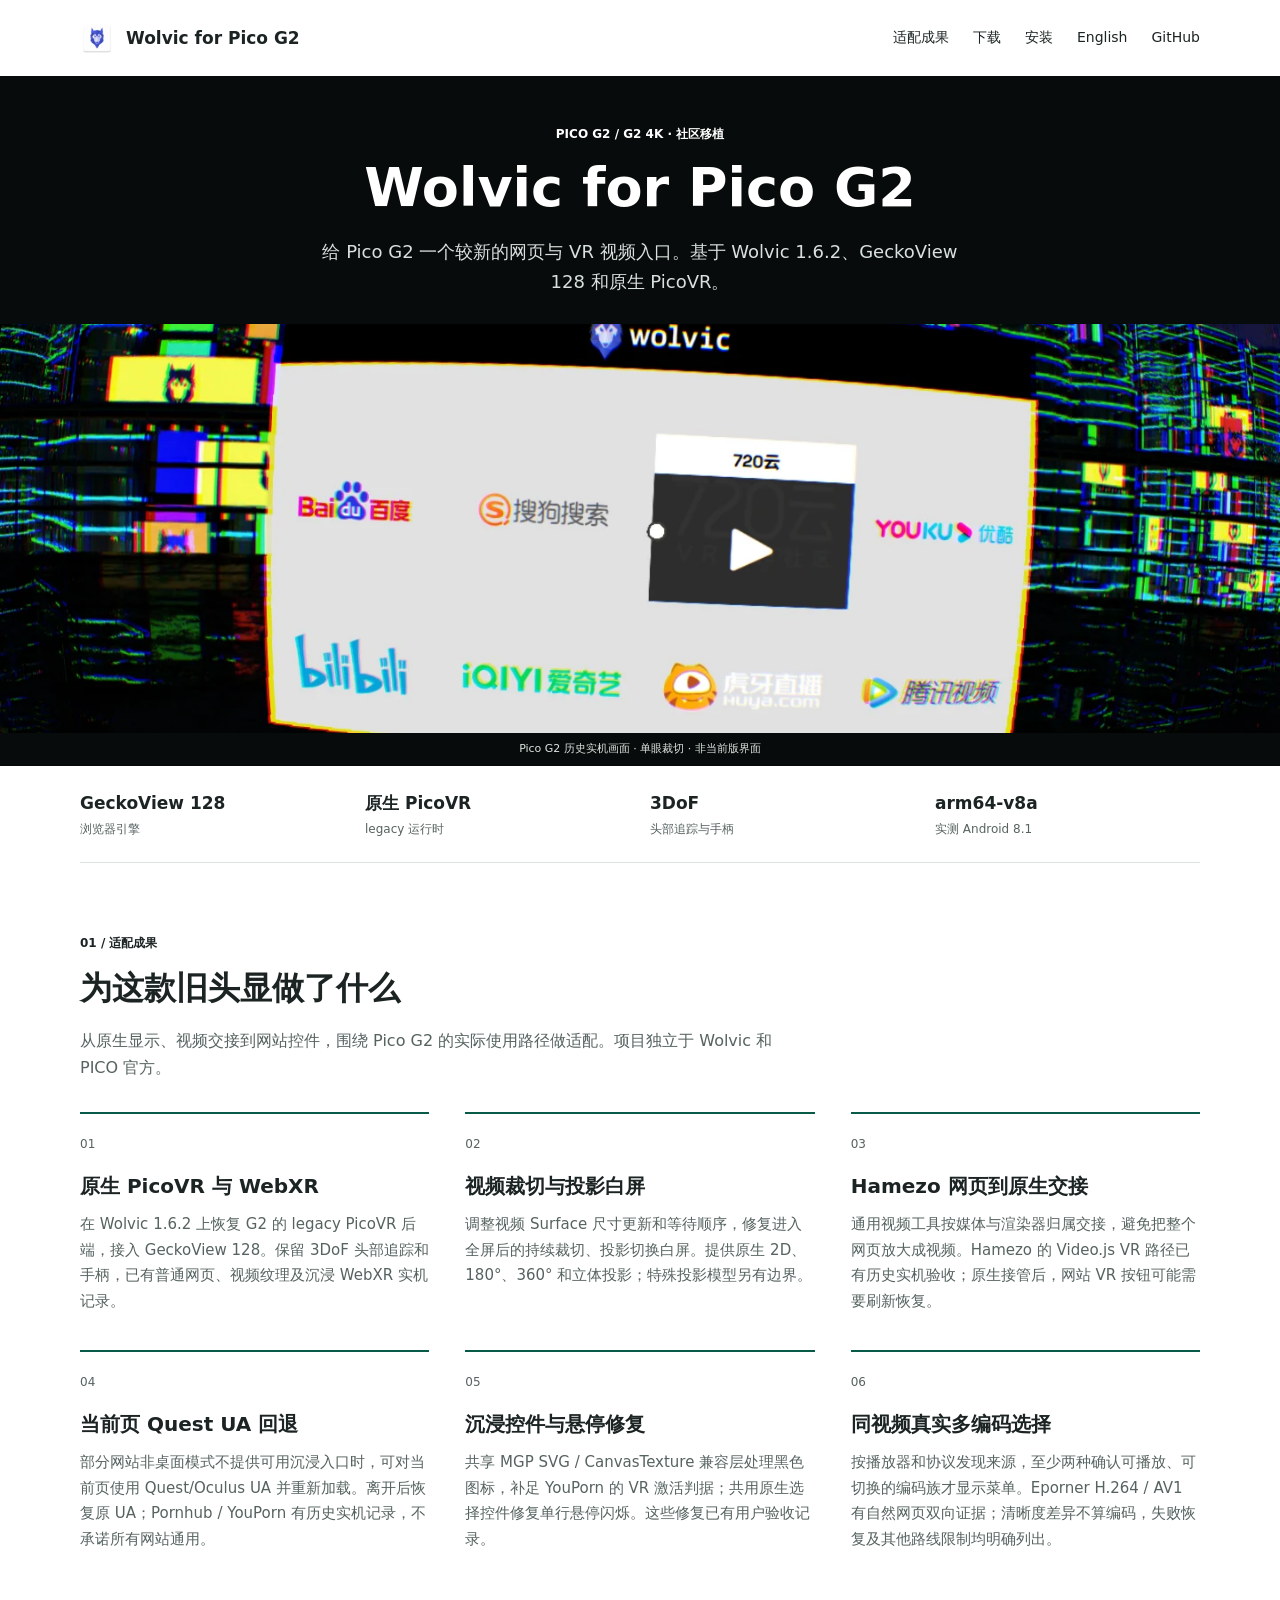
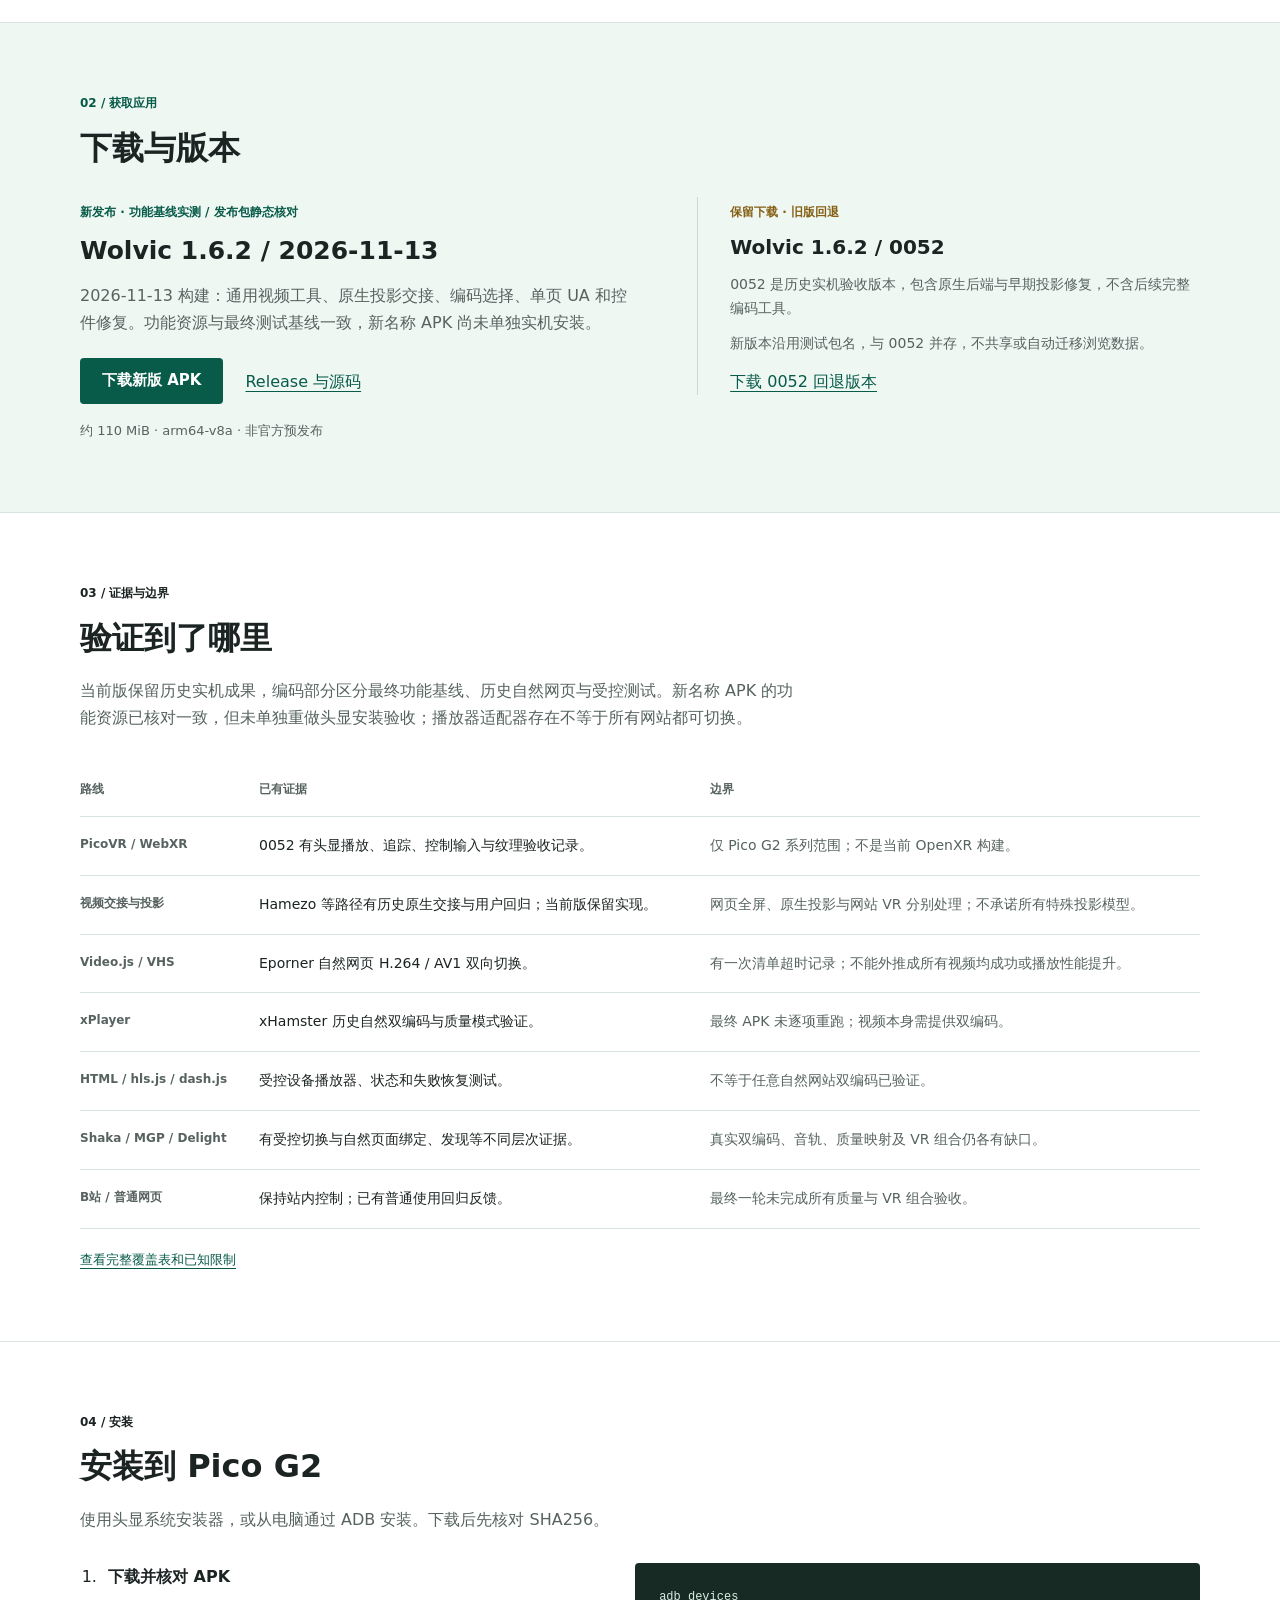
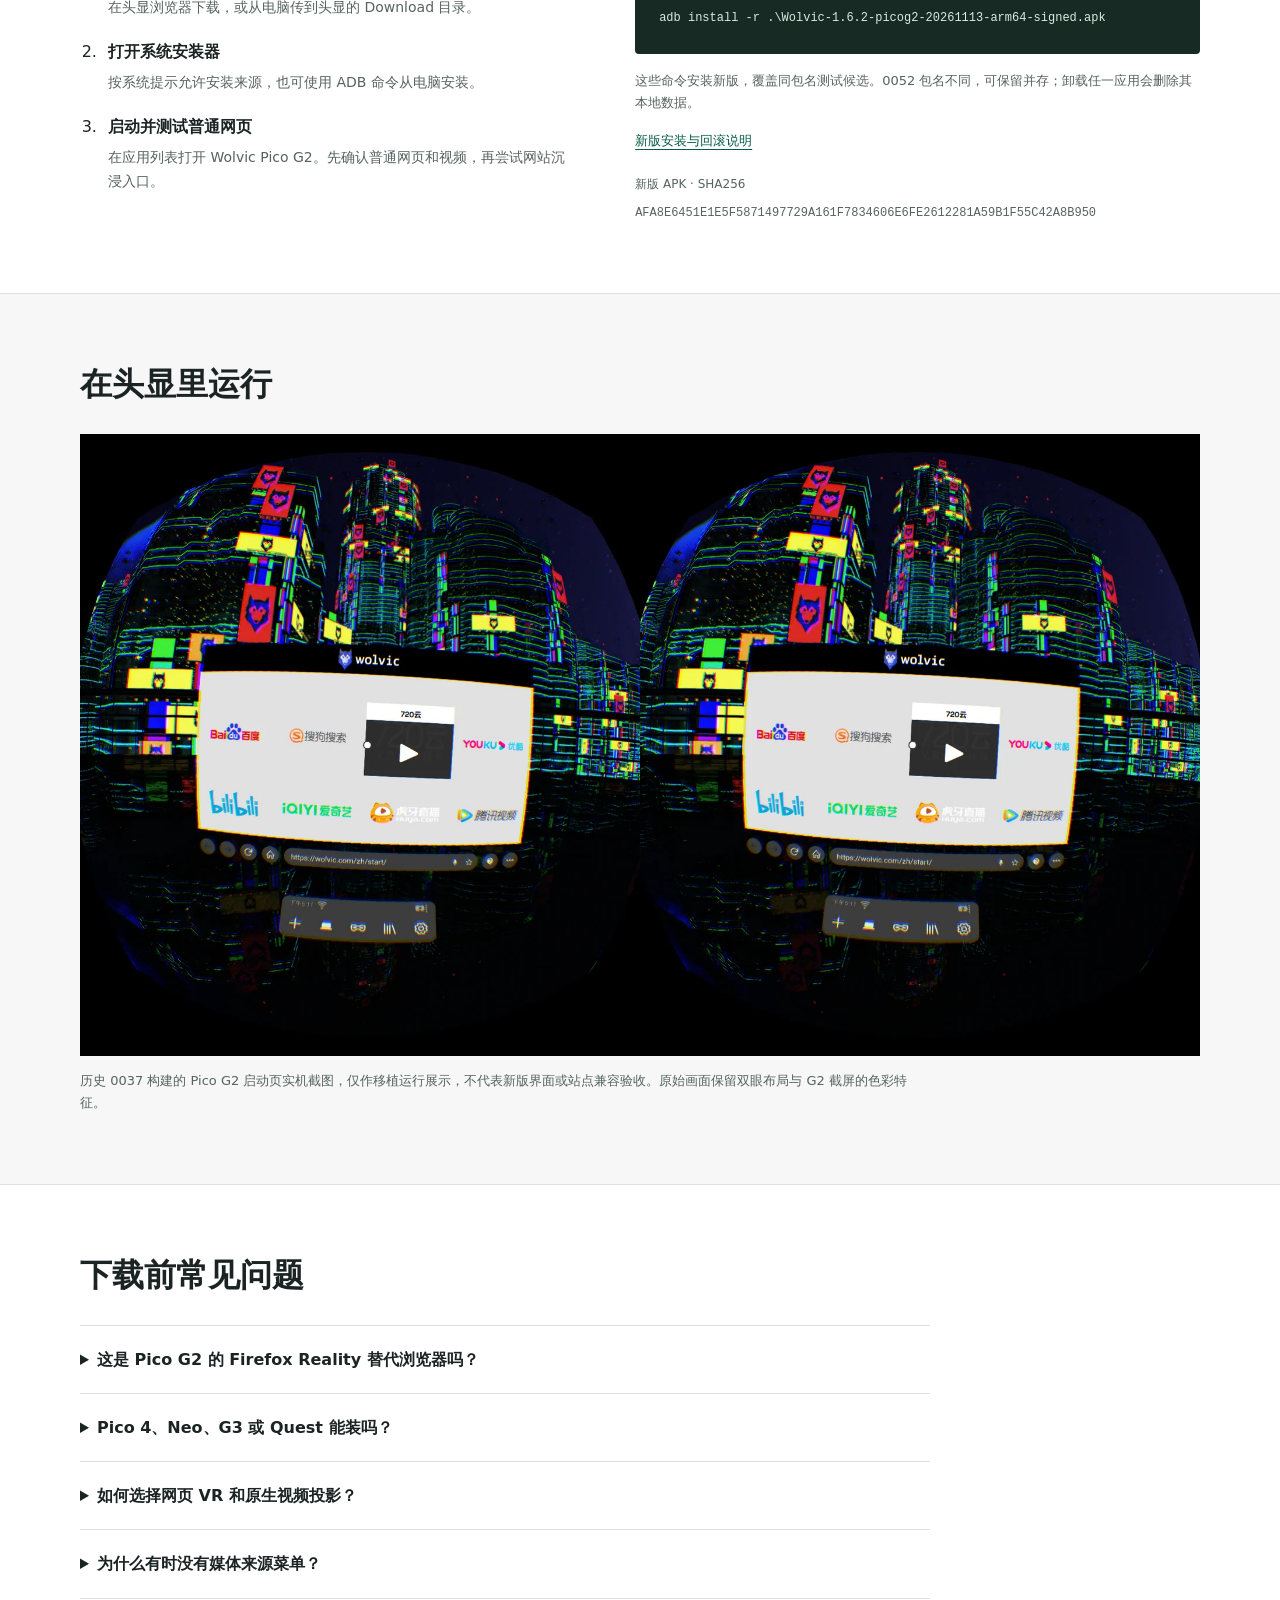
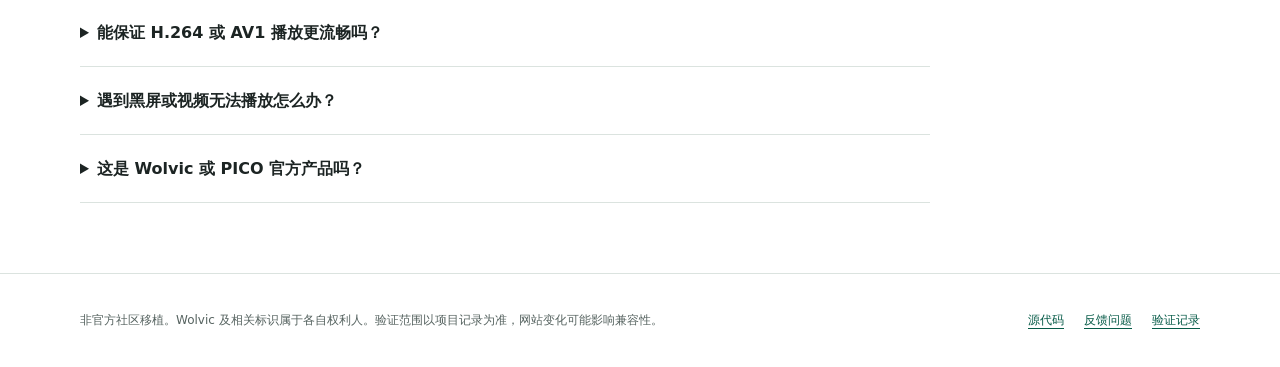
<file: site/index.html>
<!doctype html>
<html lang="zh-CN">
<head>
  <meta charset="utf-8">
  <meta name="viewport" content="width=device-width, initial-scale=1">
  <title>Pico G2 浏览器 Wolvic | G2 4K / Firefox Reality 替代方案</title>
  <meta name="description" content="Pico G2 / G2 4K 的非官方 Wolvic 浏览器，Firefox Reality 社区替代方案。GeckoView 128、原生 PicoVR、WebXR、视频投影交接与编码选择。下载 APK，查看适配成果、安装和验证范围。">
  <meta name="robots" content="index,follow,max-image-preview:large">
  <link rel="canonical" href="https://c-y-t-258.github.io/wolvic-pico-g2-port/">
  <link rel="sitemap" type="application/xml" href="https://c-y-t-258.github.io/wolvic-pico-g2-port/sitemap.xml">
  <link rel="alternate" hreflang="zh-CN" href="https://c-y-t-258.github.io/wolvic-pico-g2-port/">
  <link rel="alternate" hreflang="en" href="https://c-y-t-258.github.io/wolvic-pico-g2-port/en/">
  <link rel="alternate" hreflang="x-default" href="https://c-y-t-258.github.io/wolvic-pico-g2-port/">
  <meta property="og:type" content="website">
  <meta property="og:site_name" content="Wolvic for Pico G2">
  <meta property="og:title" content="Pico G2 浏览器 Wolvic | G2 4K / Firefox Reality 替代方案">
  <meta property="og:description" content="Pico G2 / G2 4K 的非官方 Wolvic 浏览器，Firefox Reality 社区替代方案。GeckoView 128、原生 PicoVR、WebXR、视频投影交接与编码选择。下载 APK，查看适配成果、安装和验证范围。">
  <meta property="og:url" content="https://c-y-t-258.github.io/wolvic-pico-g2-port/">
  <meta property="og:locale" content="zh_CN">
  <meta property="og:image" content="https://c-y-t-258.github.io/wolvic-pico-g2-port/assets/social-preview.png">
  <meta property="og:image:width" content="1200">
  <meta property="og:image:height" content="630">
  <meta property="og:image:alt" content="Wolvic for Pico G2 — GeckoView 128 / native PicoVR">
  <meta name="twitter:card" content="summary_large_image">
  <meta name="twitter:title" content="Pico G2 浏览器 Wolvic | G2 4K / Firefox Reality 替代方案">
  <meta name="twitter:description" content="Pico G2 / G2 4K 的非官方 Wolvic 浏览器，Firefox Reality 社区替代方案。GeckoView 128、原生 PicoVR、WebXR、视频投影交接与编码选择。下载 APK，查看适配成果、安装和验证范围。">
  <meta name="twitter:image" content="https://c-y-t-258.github.io/wolvic-pico-g2-port/assets/social-preview.png">
  <meta name="theme-color" content="#075b48">
  <link rel="icon" href="./assets/wolvic-icon.png" type="image/png">
  <link rel="stylesheet" href="./assets/style.css">
  <script type="application/ld+json">{"@context":"https://schema.org","@type":"SoftwareApplication","name":"Wolvic for Pico G2","alternateName":["Pico G2 Wolvic browser","Pico G2 浏览器"],"applicationCategory":"BrowserApplication","operatingSystem":"Android (Pico G2, arm64-v8a)","description":"Pico G2 / G2 4K 的非官方 Wolvic 浏览器，Firefox Reality 社区替代方案。GeckoView 128、原生 PicoVR、WebXR、视频投影交接与编码选择。下载 APK，查看适配成果、安装和验证范围。","url":"https://c-y-t-258.github.io/wolvic-pico-g2-port/","image":"https://c-y-t-258.github.io/wolvic-pico-g2-port/assets/wolvic-icon.png","inLanguage":"zh-CN","sameAs":"https://github.com/C-Y-T-258/wolvic-pico-g2-port","mainEntityOfPage":"https://c-y-t-258.github.io/wolvic-pico-g2-port/","softwareVersion":"1.6.2-picog2-20261113","downloadUrl":"https://github.com/C-Y-T-258/wolvic-pico-g2-port/releases/download/picog2-1.6.2-20261113/Wolvic-1.6.2-picog2-20261113-arm64-signed.apk","author":{"@type":"Person","name":"C-Y-T-258","url":"https://github.com/C-Y-T-258"},"offers":{"@type":"Offer","price":"0","priceCurrency":"USD"},"license":"https://github.com/C-Y-T-258/wolvic-pico-g2-port/blob/main/LICENSE","isBasedOn":"https://github.com/Igalia/wolvic"}</script>
</head>
<body>
  <a class="skip" href="#main">跳到正文</a>
  <header class="wrap topbar">
    <a class="identity" href="./index.html"><img src="./assets/wolvic-icon.png" alt="" width="34" height="34">Wolvic for Pico G2</a>
    <nav aria-label="主导航">
      <a href="#results">适配成果</a><a href="#download">下载</a><a href="#install">安装</a>
      <a href="./en/index.html" lang="en">English</a>
      <a href="https://github.com/C-Y-T-258/wolvic-pico-g2-port">GitHub</a>
    </nav>
  </header>
  <main id="main">
    <section class="hero" aria-labelledby="title">
      <img class="hero-image" src="./assets/headset-single-eye.webp" alt="历史 Wolvic 主页在 Pico G2 虚拟环境中运行的实机画面" width="1440" height="1040" fetchpriority="high">
      <div class="hero-copy"><span class="eyebrow">Pico G2 / G2 4K · 社区移植</span><h1 id="title">Wolvic for Pico G2</h1><p>给 Pico G2 一个较新的网页与 VR 视频入口。基于 Wolvic 1.6.2、GeckoView 128 和原生 PicoVR。</p></div>
      <p class="image-note">Pico G2 历史实机画面 · 单眼裁切 · 非当前版界面</p>
    </section>
    <div class="wrap specbar"><div><strong>GeckoView 128</strong><span>浏览器引擎</span></div><div><strong>原生 PicoVR</strong><span>legacy 运行时</span></div><div><strong>3DoF</strong><span>头部追踪与手柄</span></div><div><strong>arm64-v8a</strong><span>实测 Android 8.1</span></div></div>
    <section id="results" class="section"><div class="wrap">
      <span class="eyebrow">01 / 适配成果</span><h2>为这款旧头显做了什么</h2><p class="section-lead">从原生显示、视频交接到网站控件，围绕 Pico G2 的实际使用路径做适配。项目独立于 Wolvic 和 PICO 官方。</p>
      <div class="features"><article class="feature"><span class="number">01</span><h3>原生 PicoVR 与 WebXR</h3><p>在 Wolvic 1.6.2 上恢复 G2 的 legacy PicoVR 后端，接入 GeckoView 128。保留 3DoF 头部追踪和手柄，已有普通网页、视频纹理及沉浸 WebXR 实机记录。</p></article><article class="feature"><span class="number">02</span><h3>视频裁切与投影白屏</h3><p>调整视频 Surface 尺寸更新和等待顺序，修复进入全屏后的持续裁切、投影切换白屏。提供原生 2D、180°、360° 和立体投影；特殊投影模型另有边界。</p></article><article class="feature"><span class="number">03</span><h3>Hamezo 网页到原生交接</h3><p>通用视频工具按媒体与渲染器归属交接，避免把整个网页放大成视频。Hamezo 的 Video.js VR 路径已有历史实机验收；原生接管后，网站 VR 按钮可能需要刷新恢复。</p></article><article class="feature"><span class="number">04</span><h3>当前页 Quest UA 回退</h3><p>部分网站非桌面模式不提供可用沉浸入口时，可对当前页使用 Quest/Oculus UA 并重新加载。离开后恢复原 UA；Pornhub / YouPorn 有历史实机记录，不承诺所有网站通用。</p></article><article class="feature"><span class="number">05</span><h3>沉浸控件与悬停修复</h3><p>共享 MGP SVG / CanvasTexture 兼容层处理黑色图标，补足 YouPorn 的 VR 激活判据；共用原生选择控件修复单行悬停闪烁。这些修复已有用户验收记录。</p></article><article class="feature"><span class="number">06</span><h3>同视频真实多编码选择</h3><p>按播放器和协议发现来源，至少两种确认可播放、可切换的编码族才显示菜单。Eporner H.264 / AV1 有自然网页双向证据；清晰度差异不算编码，失败恢复及其他路线限制均明确列出。</p></article></div>
    </div></section>
    <section id="download" class="section download-band"><div class="wrap">
      <div class="section-title"><div><span class="eyebrow">02 / 获取应用</span><h2>下载与版本</h2></div></div>
      <div class="release-layout"><article>
        <span class="status">新发布 · 功能基线实测 / 发布包静态核对</span><h3 class="release-title">Wolvic 1.6.2 / 2026-11-13</h3><p class="release-copy">2026-11-13 构建：通用视频工具、原生投影交接、编码选择、单页 UA 和控件修复。功能资源与最终测试基线一致，新名称 APK 尚未单独实机安装。</p>
        <div class="actions"><a class="button" href="https://github.com/C-Y-T-258/wolvic-pico-g2-port/releases/download/picog2-1.6.2-20261113/Wolvic-1.6.2-picog2-20261113-arm64-signed.apk">下载新版 APK</a><a href="https://github.com/C-Y-T-258/wolvic-pico-g2-port/releases/tag/picog2-1.6.2-20261113">Release 与源码</a></div>
        <p class="meta">约 110 MiB · arm64-v8a · 非官方预发布</p>
      </article><article class="candidate"><span class="status pending">保留下载 · 旧版回退</span><h3>Wolvic 1.6.2 / 0052</h3><p>0052 是历史实机验收版本，包含原生后端与早期投影修复，不含后续完整编码工具。</p><p>新版本沿用测试包名，与 0052 并存，不共享或自动迁移浏览数据。</p><a href="https://github.com/C-Y-T-258/wolvic-pico-g2-port/releases/tag/picog2-1.6.2-0052">下载 0052 回退版本</a></article></div>
    </div></section>
    <section id="coverage" class="section"><div class="wrap">
      <span class="eyebrow">03 / 证据与边界</span><h2>验证到了哪里</h2><p class="section-lead">当前版保留历史实机成果，编码部分区分最终功能基线、历史自然网页与受控测试。新名称 APK 的功能资源已核对一致，但未单独重做头显安装验收；播放器适配器存在不等于所有网站都可切换。</p>
      <div class="table-scroll" role="region" aria-label="验证到了哪里" tabindex="0"><table><thead><tr><th scope="col">路线</th><th scope="col">已有证据</th><th scope="col">边界</th></tr></thead><tbody><tr><th scope="row">PicoVR / WebXR</th><td data-label="已有证据">0052 有头显播放、追踪、控制输入与纹理验收记录。</td><td data-label="边界">仅 Pico G2 系列范围；不是当前 OpenXR 构建。</td></tr><tr><th scope="row">视频交接与投影</th><td data-label="已有证据">Hamezo 等路径有历史原生交接与用户回归；当前版保留实现。</td><td data-label="边界">网页全屏、原生投影与网站 VR 分别处理；不承诺所有特殊投影模型。</td></tr><tr><th scope="row">Video.js / VHS</th><td data-label="已有证据">Eporner 自然网页 H.264 / AV1 双向切换。</td><td data-label="边界">有一次清单超时记录；不能外推成所有视频均成功或播放性能提升。</td></tr><tr><th scope="row">xPlayer</th><td data-label="已有证据">xHamster 历史自然双编码与质量模式验证。</td><td data-label="边界">最终 APK 未逐项重跑；视频本身需提供双编码。</td></tr><tr><th scope="row">HTML / hls.js / dash.js</th><td data-label="已有证据">受控设备播放器、状态和失败恢复测试。</td><td data-label="边界">不等于任意自然网站双编码已验证。</td></tr><tr><th scope="row">Shaka / MGP / Delight</th><td data-label="已有证据">有受控切换与自然页面绑定、发现等不同层次证据。</td><td data-label="边界">真实双编码、音轨、质量映射及 VR 组合仍各有缺口。</td></tr><tr><th scope="row">B站 / 普通网页</th><td data-label="已有证据">保持站内控制；已有普通使用回归反馈。</td><td data-label="边界">最终一轮未完成所有质量与 VR 组合验收。</td></tr></tbody></table></div>
      <p class="evidence-note"><a href="https://github.com/C-Y-T-258/wolvic-pico-g2-port/blob/main/docs/RELEASE_20261113.md">查看完整覆盖表和已知限制</a></p>
    </div></section>
    <section id="install" class="section"><div class="wrap">
      <span class="eyebrow">04 / 安装</span><h2>安装到 Pico G2</h2><p class="section-lead">使用头显系统安装器，或从电脑通过 ADB 安装。下载后先核对 SHA256。</p>
      <div class="install-grid"><ol class="steps"><li><strong>下载并核对 APK</strong><p>在头显浏览器下载，或从电脑传到头显的 Download 目录。</p></li><li><strong>打开系统安装器</strong><p>按系统提示允许安装来源，也可使用 ADB 命令从电脑安装。</p></li><li><strong>启动并测试普通网页</strong><p>在应用列表打开 Wolvic Pico G2。先确认普通网页和视频，再尝试网站沉浸入口。</p></li></ol>
      <div><pre class="terminal"><code>adb devices
adb install -r .\Wolvic-1.6.2-picog2-20261113-arm64-signed.apk</code></pre><p class="meta">这些命令安装新版，覆盖同包名测试候选。0052 包名不同，可保留并存；卸载任一应用会删除其本地数据。</p><p class="meta"><a href="https://github.com/C-Y-T-258/wolvic-pico-g2-port/blob/main/docs/INSTALL_ROLLBACK_20261113.md">新版安装与回滚说明</a></p>
      <div class="checksum">新版 APK · SHA256<code>AFA8E6451E1E5F5871497729A161F7834606E6FE2612281A59B1F55C42A8B950</code></div></div></div>
    </div></section>
    <section class="section gallery"><div class="wrap"><div class="section-title"><h2>在头显里运行</h2></div>
      <figure><a href="./assets/headset-stereo.webp"><img src="./assets/headset-stereo.webp" alt="Wolvic 0037 在 Pico G2 上运行的双眼实机截屏" width="1920" height="1067" loading="lazy"></a><figcaption>历史 0037 构建的 Pico G2 启动页实机截图，仅作移植运行展示，不代表新版界面或站点兼容验收。原始画面保留双眼布局与 G2 截屏的色彩特征。</figcaption></figure>
    </div></section>
    <section id="faq" class="section"><div class="wrap"><h2>下载前常见问题</h2><div class="faq" style="margin-top:28px"><details><summary>这是 Pico G2 的 Firefox Reality 替代浏览器吗？</summary><p>可以作为一个社区替代方案。它使用 Wolvic 1.6.2 与 GeckoView 128，为旧 Pico G2 提供较新的网页引擎，但不保证每个现代网站或流媒体服务兼容。</p></details><details><summary>Pico 4、Neo、G3 或 Quest 能装吗？</summary><p>这个移植针对 Pico G2 / G2 4K 系列。实际测试设备为 Android 8.1 的 G2，只有 arm64 构建。其他设备未验证，新头显应优先使用官方适配。</p></details><details><summary>如何选择网页 VR 和原生视频投影？</summary><p>先在普通网页启动视频。网站 VR 入口使用网页自己的沉浸播放器；浏览器扩展里的“VR 视频工具”用于原生投影或当前页 UA。网页全屏、网站 VR、原生投影分别处理，扩展在普通网页界面操作。原生接管部分渲染器后，网站 VR 按钮可能需要刷新恢复。</p></details><details><summary>为什么有时没有媒体来源菜单？</summary><p>来源选择要求同一视频至少两种真实、可播放编码得到确认。单编码、只有分辨率差异、身份不明或设备不支持时隐藏。旧版 0052 没有完整编码工具。</p></details><details><summary>能保证 H.264 或 AV1 播放更流畅吗？</summary><p>不能。网站、网络、分辨率、码率和设备解码能力都会影响体验。当前记录证明部分路径可以切换，不构成同规格流畅度对比。</p></details><details><summary>遇到黑屏或视频无法播放怎么办？</summary><p>先区分网络与解码问题，再测试普通视频。历史媒体资源异常曾通过完整重启头显恢复；这不是应用已永久修复资源问题的保证。</p></details><details><summary>这是 Wolvic 或 PICO 官方产品吗？</summary><p>不是。这是社区旧设备移植，采用 legacy PicoVR，而非当前 picoxr OpenXR 后端。源码沿用 MPL-2.0，第三方组件保留各自许可。</p></details></div></div></section>
  </main>
  <footer class="wrap footer"><p>非官方社区移植。Wolvic 及相关标识属于各自权利人。验证范围以项目记录为准，网站变化可能影响兼容性。</p><div class="footer-links"><a href="https://github.com/C-Y-T-258/wolvic-pico-g2-port">源代码</a><a href="https://github.com/C-Y-T-258/wolvic-pico-g2-port/issues">反馈问题</a><a href="https://github.com/C-Y-T-258/wolvic-pico-g2-port/blob/main/docs/VERIFICATION.md">验证记录</a></div></footer>
</body>
</html>
</file>
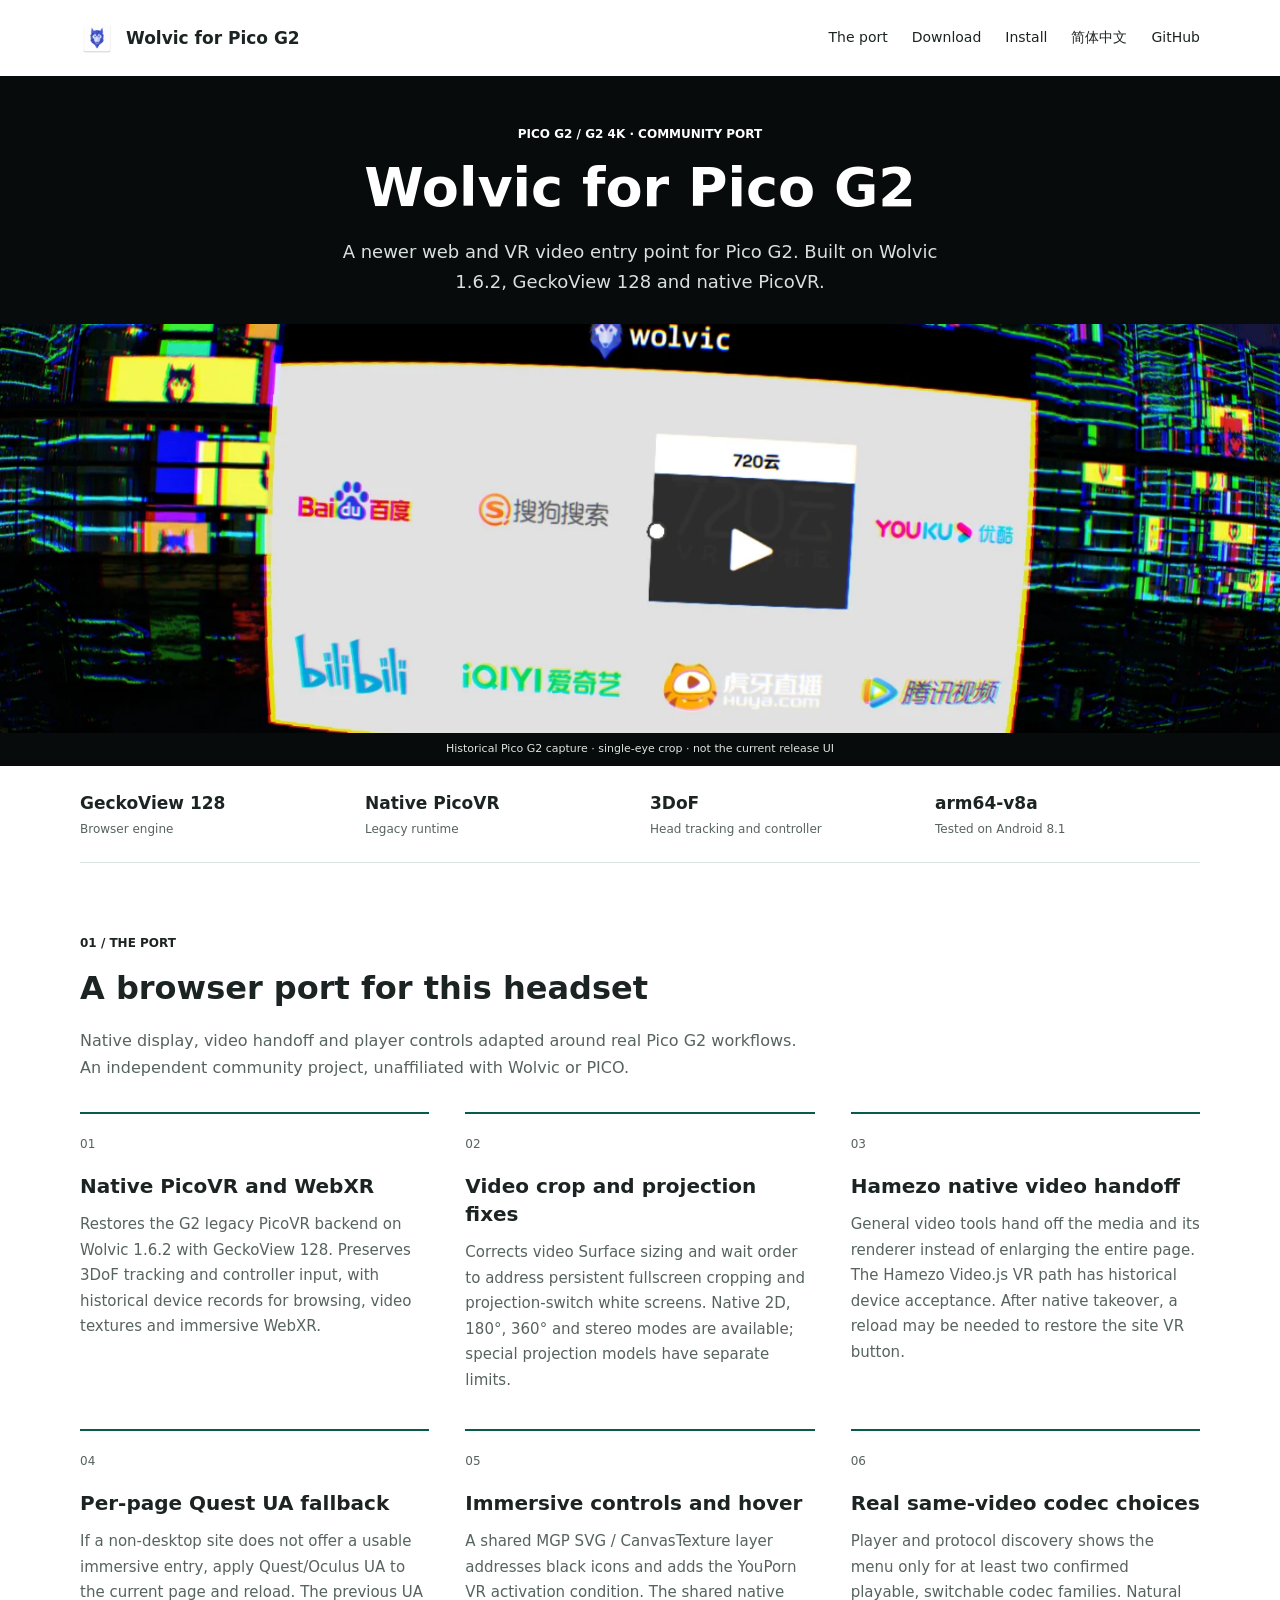
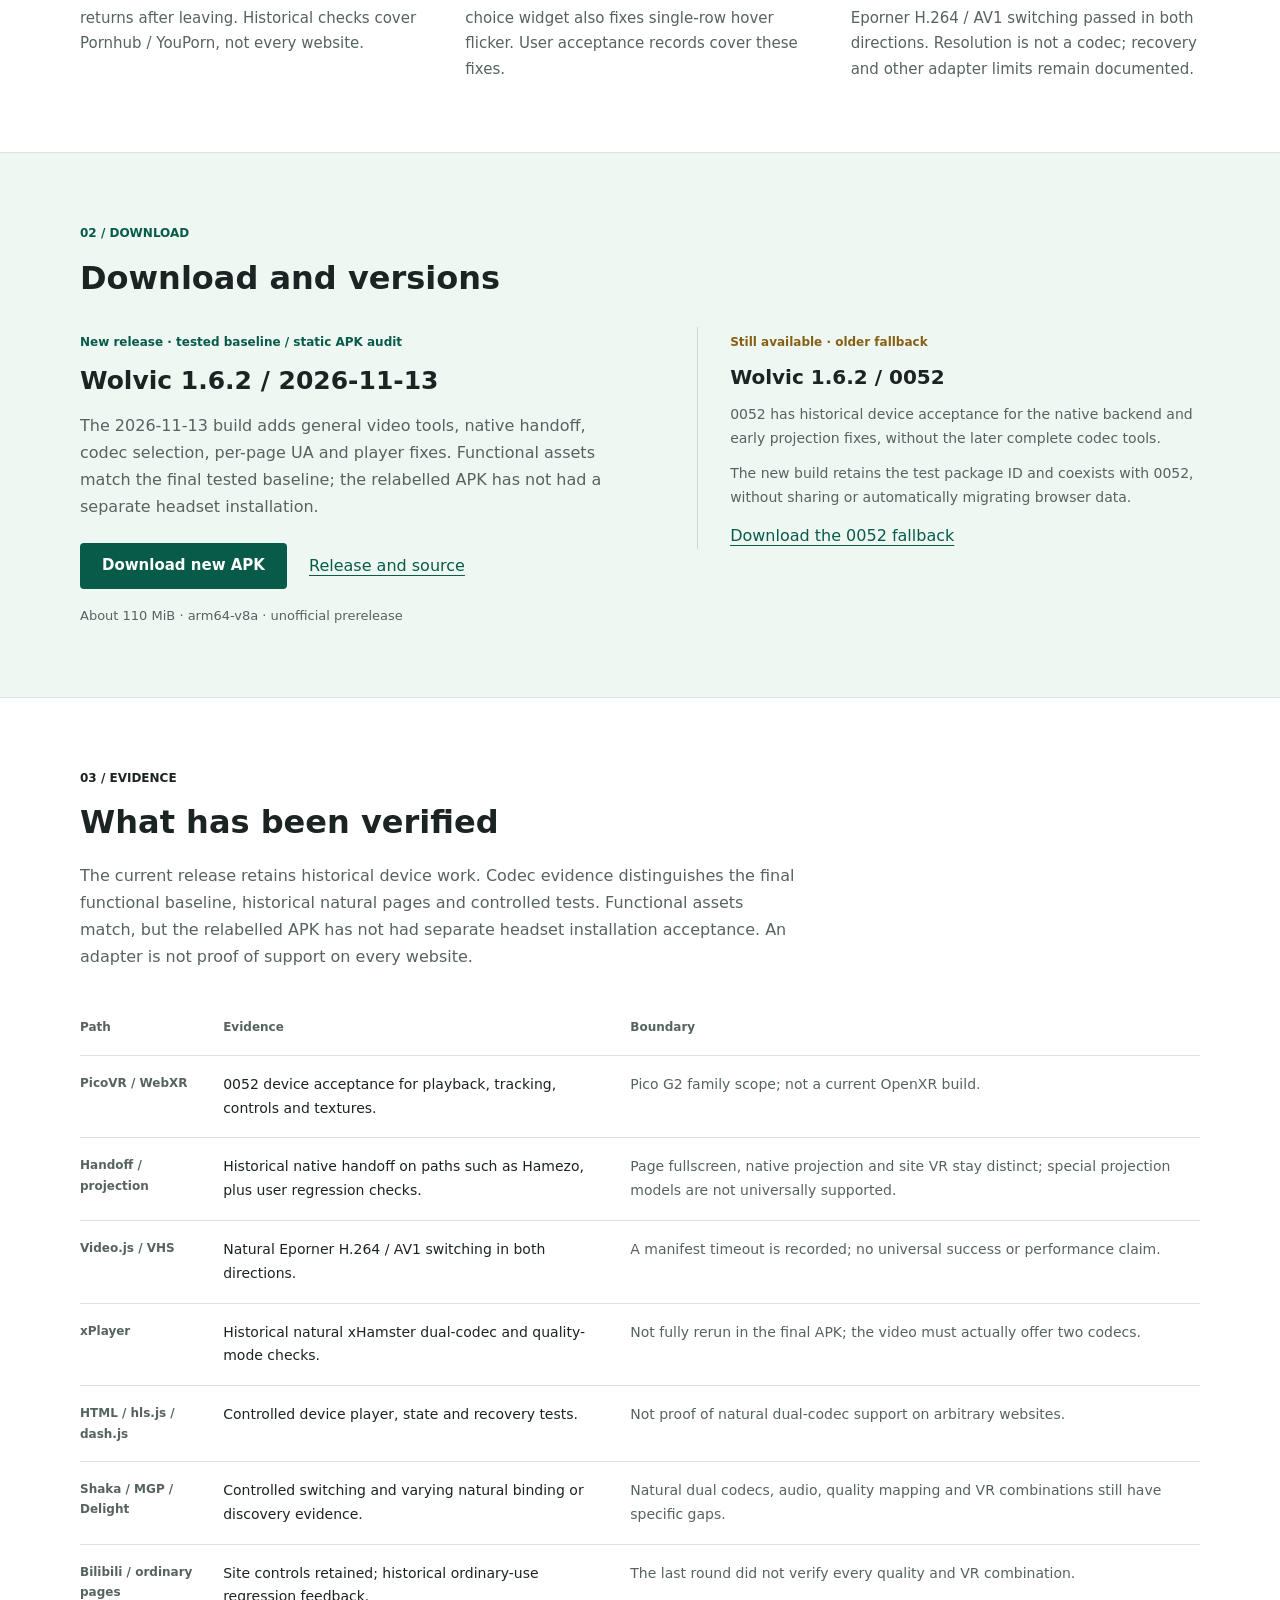
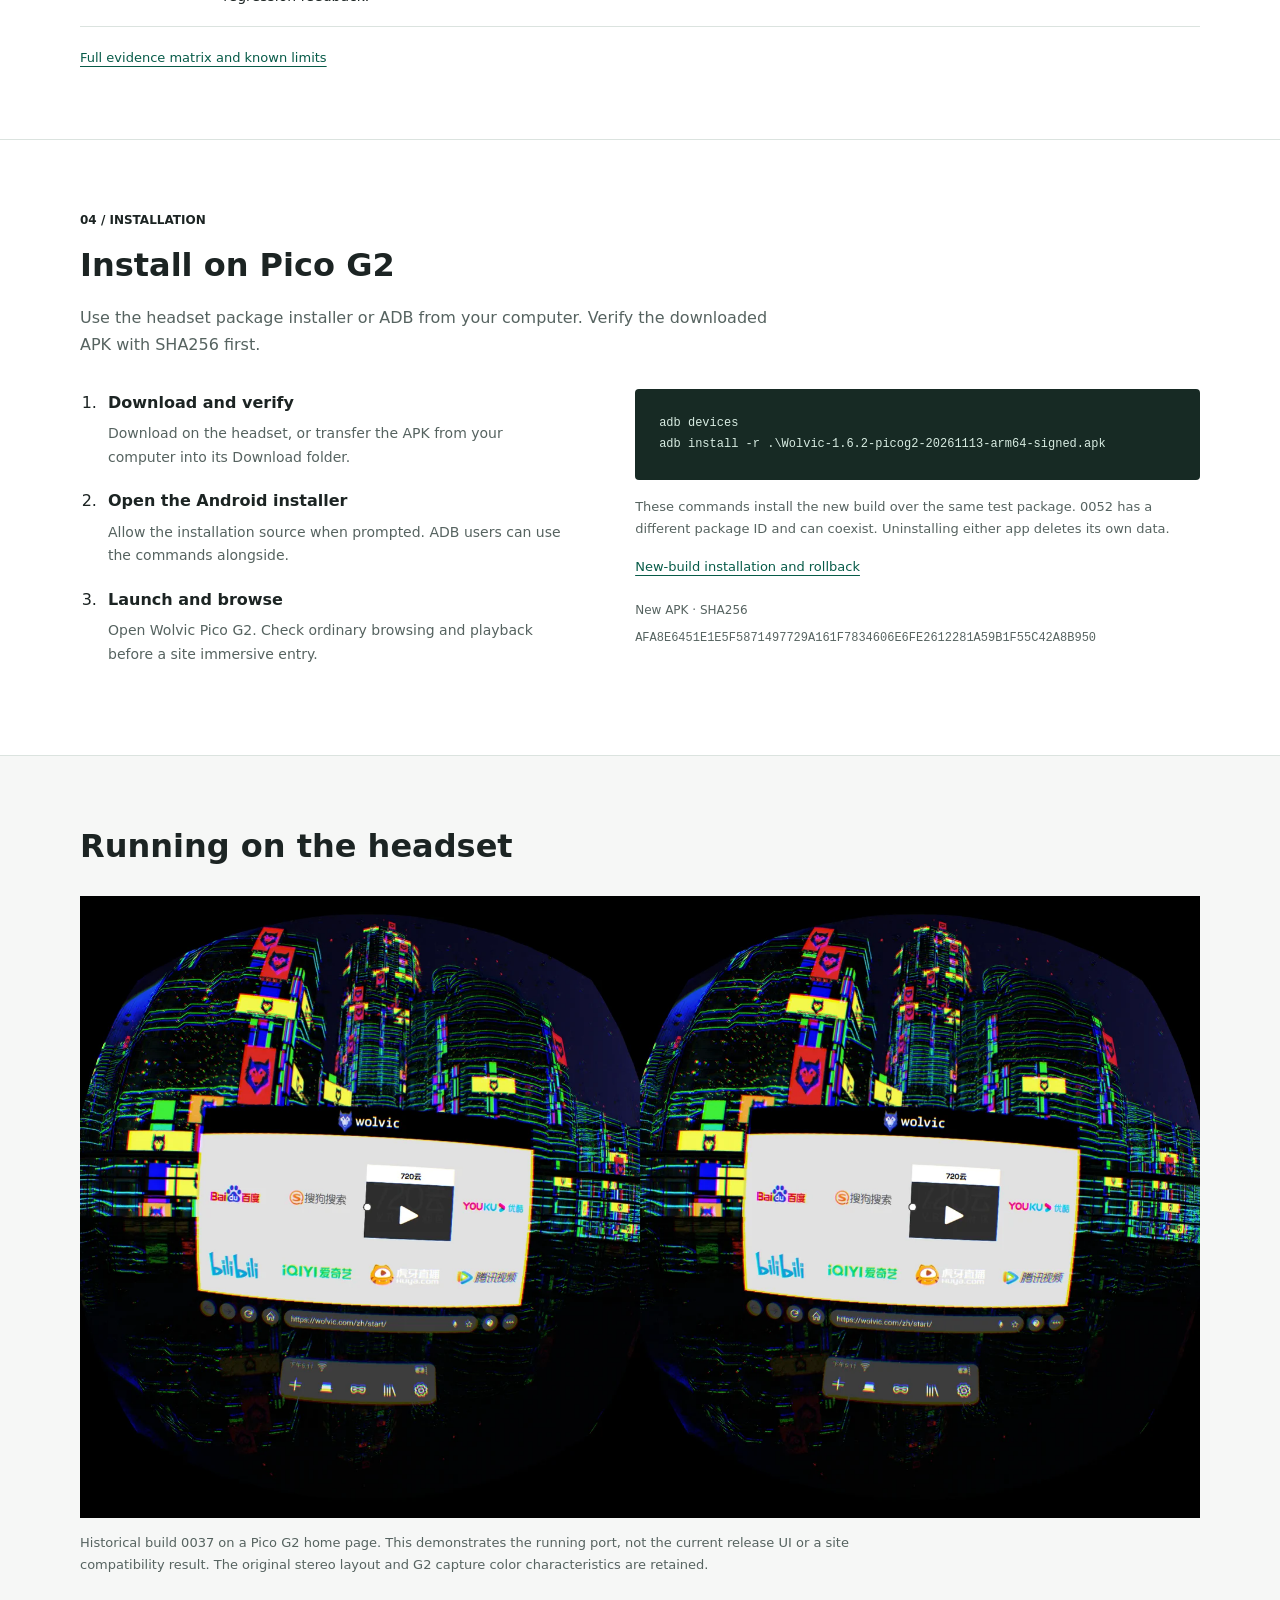
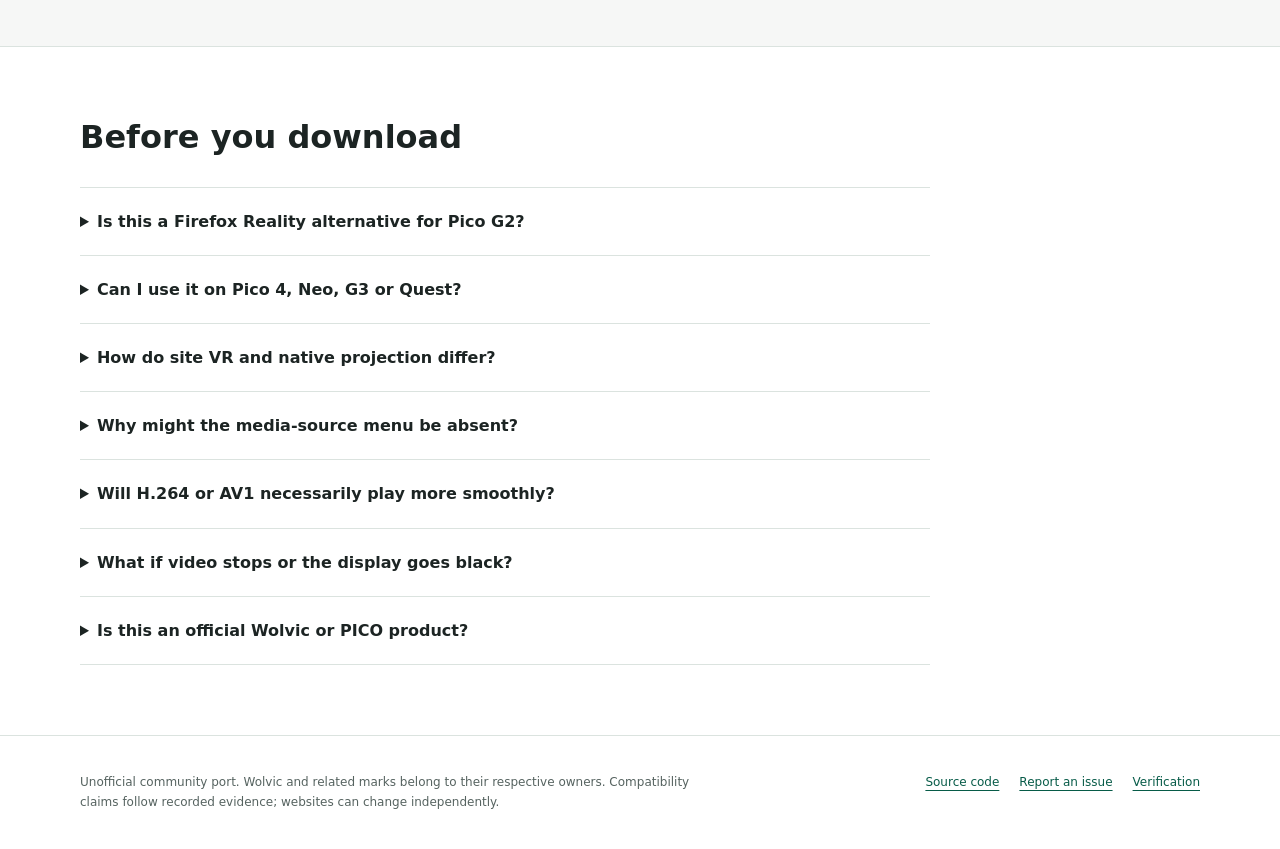
<file: site/en/index.html>
<!doctype html>
<html lang="en">
<head>
  <meta charset="utf-8">
  <meta name="viewport" content="width=device-width, initial-scale=1">
  <title>Wolvic for Pico G2 | G2 4K Browser / Firefox Reality Alternative</title>
  <meta name="description" content="An unofficial Pico G2 / G2 4K browser and community Firefox Reality alternative. GeckoView 128, native PicoVR, WebXR, video handoff and codec selection. Download the APK and review installation, changes and tested scope.">
  <meta name="robots" content="index,follow,max-image-preview:large">
  <link rel="canonical" href="https://c-y-t-258.github.io/wolvic-pico-g2-port/en/">
  <link rel="sitemap" type="application/xml" href="https://c-y-t-258.github.io/wolvic-pico-g2-port/sitemap.xml">
  <link rel="alternate" hreflang="zh-CN" href="https://c-y-t-258.github.io/wolvic-pico-g2-port/">
  <link rel="alternate" hreflang="en" href="https://c-y-t-258.github.io/wolvic-pico-g2-port/en/">
  <link rel="alternate" hreflang="x-default" href="https://c-y-t-258.github.io/wolvic-pico-g2-port/">
  <meta property="og:type" content="website">
  <meta property="og:site_name" content="Wolvic for Pico G2">
  <meta property="og:title" content="Wolvic for Pico G2 | G2 4K Browser / Firefox Reality Alternative">
  <meta property="og:description" content="An unofficial Pico G2 / G2 4K browser and community Firefox Reality alternative. GeckoView 128, native PicoVR, WebXR, video handoff and codec selection. Download the APK and review installation, changes and tested scope.">
  <meta property="og:url" content="https://c-y-t-258.github.io/wolvic-pico-g2-port/en/">
  <meta property="og:locale" content="en_US">
  <meta property="og:image" content="https://c-y-t-258.github.io/wolvic-pico-g2-port/assets/social-preview.png">
  <meta property="og:image:width" content="1200">
  <meta property="og:image:height" content="630">
  <meta property="og:image:alt" content="Wolvic for Pico G2 — GeckoView 128 / native PicoVR">
  <meta name="twitter:card" content="summary_large_image">
  <meta name="twitter:title" content="Wolvic for Pico G2 | G2 4K Browser / Firefox Reality Alternative">
  <meta name="twitter:description" content="An unofficial Pico G2 / G2 4K browser and community Firefox Reality alternative. GeckoView 128, native PicoVR, WebXR, video handoff and codec selection. Download the APK and review installation, changes and tested scope.">
  <meta name="twitter:image" content="https://c-y-t-258.github.io/wolvic-pico-g2-port/assets/social-preview.png">
  <meta name="theme-color" content="#075b48">
  <link rel="icon" href="../assets/wolvic-icon.png" type="image/png">
  <link rel="stylesheet" href="../assets/style.css">
  <script type="application/ld+json">{"@context":"https://schema.org","@type":"SoftwareApplication","name":"Wolvic for Pico G2","alternateName":["Pico G2 Wolvic browser","Pico G2 浏览器"],"applicationCategory":"BrowserApplication","operatingSystem":"Android (Pico G2, arm64-v8a)","description":"An unofficial Pico G2 / G2 4K browser and community Firefox Reality alternative. GeckoView 128, native PicoVR, WebXR, video handoff and codec selection. Download the APK and review installation, changes and tested scope.","url":"https://c-y-t-258.github.io/wolvic-pico-g2-port/en/","image":"https://c-y-t-258.github.io/wolvic-pico-g2-port/assets/wolvic-icon.png","inLanguage":"en","sameAs":"https://github.com/C-Y-T-258/wolvic-pico-g2-port","mainEntityOfPage":"https://c-y-t-258.github.io/wolvic-pico-g2-port/en/","softwareVersion":"1.6.2-picog2-20261113","downloadUrl":"https://github.com/C-Y-T-258/wolvic-pico-g2-port/releases/download/picog2-1.6.2-20261113/Wolvic-1.6.2-picog2-20261113-arm64-signed.apk","author":{"@type":"Person","name":"C-Y-T-258","url":"https://github.com/C-Y-T-258"},"offers":{"@type":"Offer","price":"0","priceCurrency":"USD"},"license":"https://github.com/C-Y-T-258/wolvic-pico-g2-port/blob/main/LICENSE","isBasedOn":"https://github.com/Igalia/wolvic"}</script>
</head>
<body>
  <a class="skip" href="#main">Skip to content</a>
  <header class="wrap topbar">
    <a class="identity" href="../index.html"><img src="../assets/wolvic-icon.png" alt="" width="34" height="34">Wolvic for Pico G2</a>
    <nav aria-label="Main navigation">
      <a href="#results">The port</a><a href="#download">Download</a><a href="#install">Install</a>
      <a href="../index.html" lang="zh-CN">简体中文</a>
      <a href="https://github.com/C-Y-T-258/wolvic-pico-g2-port">GitHub</a>
    </nav>
  </header>
  <main id="main">
    <section class="hero" aria-labelledby="title">
      <img class="hero-image" src="../assets/headset-single-eye.webp" alt="Historical Wolvic home page running inside the Pico G2 virtual environment" width="1440" height="1040" fetchpriority="high">
      <div class="hero-copy"><span class="eyebrow">Pico G2 / G2 4K · Community port</span><h1 id="title">Wolvic for Pico G2</h1><p>A newer web and VR video entry point for Pico G2. Built on Wolvic 1.6.2, GeckoView 128 and native PicoVR.</p></div>
      <p class="image-note">Historical Pico G2 capture · single-eye crop · not the current release UI</p>
    </section>
    <div class="wrap specbar"><div><strong>GeckoView 128</strong><span>Browser engine</span></div><div><strong>Native PicoVR</strong><span>Legacy runtime</span></div><div><strong>3DoF</strong><span>Head tracking and controller</span></div><div><strong>arm64-v8a</strong><span>Tested on Android 8.1</span></div></div>
    <section id="results" class="section"><div class="wrap">
      <span class="eyebrow">01 / The port</span><h2>A browser port for this headset</h2><p class="section-lead">Native display, video handoff and player controls adapted around real Pico G2 workflows. An independent community project, unaffiliated with Wolvic or PICO.</p>
      <div class="features"><article class="feature"><span class="number">01</span><h3>Native PicoVR and WebXR</h3><p>Restores the G2 legacy PicoVR backend on Wolvic 1.6.2 with GeckoView 128. Preserves 3DoF tracking and controller input, with historical device records for browsing, video textures and immersive WebXR.</p></article><article class="feature"><span class="number">02</span><h3>Video crop and projection fixes</h3><p>Corrects video Surface sizing and wait order to address persistent fullscreen cropping and projection-switch white screens. Native 2D, 180°, 360° and stereo modes are available; special projection models have separate limits.</p></article><article class="feature"><span class="number">03</span><h3>Hamezo native video handoff</h3><p>General video tools hand off the media and its renderer instead of enlarging the entire page. The Hamezo Video.js VR path has historical device acceptance. After native takeover, a reload may be needed to restore the site VR button.</p></article><article class="feature"><span class="number">04</span><h3>Per-page Quest UA fallback</h3><p>If a non-desktop site does not offer a usable immersive entry, apply Quest/Oculus UA to the current page and reload. The previous UA returns after leaving. Historical checks cover Pornhub / YouPorn, not every website.</p></article><article class="feature"><span class="number">05</span><h3>Immersive controls and hover</h3><p>A shared MGP SVG / CanvasTexture layer addresses black icons and adds the YouPorn VR activation condition. The shared native choice widget also fixes single-row hover flicker. User acceptance records cover these fixes.</p></article><article class="feature"><span class="number">06</span><h3>Real same-video codec choices</h3><p>Player and protocol discovery shows the menu only for at least two confirmed playable, switchable codec families. Natural Eporner H.264 / AV1 switching passed in both directions. Resolution is not a codec; recovery and other adapter limits remain documented.</p></article></div>
    </div></section>
    <section id="download" class="section download-band"><div class="wrap">
      <div class="section-title"><div><span class="eyebrow">02 / Download</span><h2>Download and versions</h2></div></div>
      <div class="release-layout"><article>
        <span class="status">New release · tested baseline / static APK audit</span><h3 class="release-title">Wolvic 1.6.2 / 2026-11-13</h3><p class="release-copy">The 2026-11-13 build adds general video tools, native handoff, codec selection, per-page UA and player fixes. Functional assets match the final tested baseline; the relabelled APK has not had a separate headset installation.</p>
        <div class="actions"><a class="button" href="https://github.com/C-Y-T-258/wolvic-pico-g2-port/releases/download/picog2-1.6.2-20261113/Wolvic-1.6.2-picog2-20261113-arm64-signed.apk">Download new APK</a><a href="https://github.com/C-Y-T-258/wolvic-pico-g2-port/releases/tag/picog2-1.6.2-20261113">Release and source</a></div>
        <p class="meta">About 110 MiB · arm64-v8a · unofficial prerelease</p>
      </article><article class="candidate"><span class="status pending">Still available · older fallback</span><h3>Wolvic 1.6.2 / 0052</h3><p>0052 has historical device acceptance for the native backend and early projection fixes, without the later complete codec tools.</p><p>The new build retains the test package ID and coexists with 0052, without sharing or automatically migrating browser data.</p><a href="https://github.com/C-Y-T-258/wolvic-pico-g2-port/releases/tag/picog2-1.6.2-0052">Download the 0052 fallback</a></article></div>
    </div></section>
    <section id="coverage" class="section"><div class="wrap">
      <span class="eyebrow">03 / Evidence</span><h2>What has been verified</h2><p class="section-lead">The current release retains historical device work. Codec evidence distinguishes the final functional baseline, historical natural pages and controlled tests. Functional assets match, but the relabelled APK has not had separate headset installation acceptance. An adapter is not proof of support on every website.</p>
      <div class="table-scroll" role="region" aria-label="What has been verified" tabindex="0"><table><thead><tr><th scope="col">Path</th><th scope="col">Evidence</th><th scope="col">Boundary</th></tr></thead><tbody><tr><th scope="row">PicoVR / WebXR</th><td data-label="Evidence">0052 device acceptance for playback, tracking, controls and textures.</td><td data-label="Boundary">Pico G2 family scope; not a current OpenXR build.</td></tr><tr><th scope="row">Handoff / projection</th><td data-label="Evidence">Historical native handoff on paths such as Hamezo, plus user regression checks.</td><td data-label="Boundary">Page fullscreen, native projection and site VR stay distinct; special projection models are not universally supported.</td></tr><tr><th scope="row">Video.js / VHS</th><td data-label="Evidence">Natural Eporner H.264 / AV1 switching in both directions.</td><td data-label="Boundary">A manifest timeout is recorded; no universal success or performance claim.</td></tr><tr><th scope="row">xPlayer</th><td data-label="Evidence">Historical natural xHamster dual-codec and quality-mode checks.</td><td data-label="Boundary">Not fully rerun in the final APK; the video must actually offer two codecs.</td></tr><tr><th scope="row">HTML / hls.js / dash.js</th><td data-label="Evidence">Controlled device player, state and recovery tests.</td><td data-label="Boundary">Not proof of natural dual-codec support on arbitrary websites.</td></tr><tr><th scope="row">Shaka / MGP / Delight</th><td data-label="Evidence">Controlled switching and varying natural binding or discovery evidence.</td><td data-label="Boundary">Natural dual codecs, audio, quality mapping and VR combinations still have specific gaps.</td></tr><tr><th scope="row">Bilibili / ordinary pages</th><td data-label="Evidence">Site controls retained; historical ordinary-use regression feedback.</td><td data-label="Boundary">The last round did not verify every quality and VR combination.</td></tr></tbody></table></div>
      <p class="evidence-note"><a href="https://github.com/C-Y-T-258/wolvic-pico-g2-port/blob/main/docs/RELEASE_20261113.md">Full evidence matrix and known limits</a></p>
    </div></section>
    <section id="install" class="section"><div class="wrap">
      <span class="eyebrow">04 / Installation</span><h2>Install on Pico G2</h2><p class="section-lead">Use the headset package installer or ADB from your computer. Verify the downloaded APK with SHA256 first.</p>
      <div class="install-grid"><ol class="steps"><li><strong>Download and verify</strong><p>Download on the headset, or transfer the APK from your computer into its Download folder.</p></li><li><strong>Open the Android installer</strong><p>Allow the installation source when prompted. ADB users can use the commands alongside.</p></li><li><strong>Launch and browse</strong><p>Open Wolvic Pico G2. Check ordinary browsing and playback before a site immersive entry.</p></li></ol>
      <div><pre class="terminal"><code>adb devices
adb install -r .\Wolvic-1.6.2-picog2-20261113-arm64-signed.apk</code></pre><p class="meta">These commands install the new build over the same test package. 0052 has a different package ID and can coexist. Uninstalling either app deletes its own data.</p><p class="meta"><a href="https://github.com/C-Y-T-258/wolvic-pico-g2-port/blob/main/docs/INSTALL_ROLLBACK_20261113.md">New-build installation and rollback</a></p>
      <div class="checksum">New APK · SHA256<code>AFA8E6451E1E5F5871497729A161F7834606E6FE2612281A59B1F55C42A8B950</code></div></div></div>
    </div></section>
    <section class="section gallery"><div class="wrap"><div class="section-title"><h2>Running on the headset</h2></div>
      <figure><a href="../assets/headset-stereo.webp"><img src="../assets/headset-stereo.webp" alt="Stereo screenshot of Wolvic build 0037 running on Pico G2" width="1920" height="1067" loading="lazy"></a><figcaption>Historical build 0037 on a Pico G2 home page. This demonstrates the running port, not the current release UI or a site compatibility result. The original stereo layout and G2 capture color characteristics are retained.</figcaption></figure>
    </div></section>
    <section id="faq" class="section"><div class="wrap"><h2>Before you download</h2><div class="faq" style="margin-top:28px"><details><summary>Is this a Firefox Reality alternative for Pico G2?</summary><p>It is a community alternative based on Wolvic 1.6.2 and GeckoView 128. It brings a newer web engine to Pico G2, without promising compatibility with every modern website or streaming service.</p></details><details><summary>Can I use it on Pico 4, Neo, G3 or Quest?</summary><p>This port targets the Pico G2 / G2 4K family. The tested device is a G2 running Android 8.1; builds are arm64 only. Other headsets are unverified and should use their officially supported browser.</p></details><details><summary>How do site VR and native projection differ?</summary><p>Start playback on the ordinary page first. The site VR entry uses its own immersive player; the browser extension named “VR 视频工具” provides native projection and per-page UA. Page fullscreen, site VR and native projection are distinct paths. Operate the extension from the ordinary page. Native takeover of some renderers may require a reload before site VR works again.</p></details><details><summary>Why might the media-source menu be absent?</summary><p>Codec selection requires at least two verified playable codecs for the same content. Single codecs, resolution-only choices, unknown identity or unsupported playback stay hidden. The older 0052 build does not include the complete codec tools.</p></details><details><summary>Will H.264 or AV1 necessarily play more smoothly?</summary><p>No. Network, bitrate, resolution, player and device decoding support all affect playback. The recorded tests demonstrate switching on specific paths, not a controlled same-spec performance comparison.</p></details><details><summary>What if video stops or the display goes black?</summary><p>Separate network failures from decoding problems and test ordinary video first. A full headset reboot recovered a historical codec/Surface resource failure; that is a recovery method, not a proven permanent fix.</p></details><details><summary>Is this an official Wolvic or PICO product?</summary><p>No. This is a community legacy-device port using native PicoVR rather than the current picoxr OpenXR backend. Derived source is MPL-2.0; third-party components retain their own licenses.</p></details></div></div></section>
  </main>
  <footer class="wrap footer"><p>Unofficial community port. Wolvic and related marks belong to their respective owners. Compatibility claims follow recorded evidence; websites can change independently.</p><div class="footer-links"><a href="https://github.com/C-Y-T-258/wolvic-pico-g2-port">Source code</a><a href="https://github.com/C-Y-T-258/wolvic-pico-g2-port/issues">Report an issue</a><a href="https://github.com/C-Y-T-258/wolvic-pico-g2-port/blob/main/docs/VERIFICATION.md">Verification</a></div></footer>
</body>
</html>
</file>
<file: site/assets/style.css>
:root {
  color-scheme: light;
  --ink: #1c2423;
  --muted: #566360;
  --paper: #ffffff;
  --line: #dbe3df;
  --green: #075b48;
  --pale: #eff7f3;
  --gold: #856014;
}
* { box-sizing: border-box; }
html { scroll-behavior: smooth; scroll-padding-top: 88px; }
body { margin: 0; background: var(--paper); color: var(--ink); font: 16px/1.7 system-ui, -apple-system, "Segoe UI", "Microsoft YaHei", sans-serif; letter-spacing: 0; }
a { color: var(--green); text-underline-offset: 4px; }
a:hover { text-decoration-thickness: 2px; }
a:focus-visible, summary:focus-visible { outline: 3px solid #bd7c11; outline-offset: 5px; }
img { display: block; max-width: 100%; height: auto; }
h1, h2, h3, p { margin: 0; }
h1 { font-size: 54px; line-height: 1.12; font-weight: 650; }
h2 { font-size: 32px; line-height: 1.3; font-weight: 650; }
h3 { font-size: 20px; line-height: 1.4; font-weight: 650; }
p + p { margin-top: 16px; }
.wrap { width: min(1120px, calc(100% - 64px)); margin-inline: auto; }
.skip { position: absolute; left: 12px; top: -100px; z-index: 20; background: white; padding: 12px; }
.skip:focus { top: 12px; }
.topbar { min-height: 76px; display: flex; align-items: center; gap: 24px; justify-content: space-between; }
.identity { display: flex; align-items: center; gap: 12px; color: var(--ink); text-decoration: none; font-size: 17px; font-weight: 650; }
.identity img { width: 34px; height: 34px; }
nav { display: flex; flex-wrap: wrap; gap: 24px; align-items: center; font-size: 14px; }
nav a { color: var(--ink); text-decoration: none; padding: 8px 0; }
nav a:hover { text-decoration: underline; }
.hero { position: relative; isolation: isolate; overflow: hidden; height: min(690px, calc(100svh - 148px)); min-height: 480px; background: #080b0b; color: white; text-align: center; }
.hero-image { position: absolute; z-index: -1; inset: auto 0 0; width: 100%; height: 64%; object-fit: cover; object-position: center 40%; }
.hero-copy { padding-top: 48px; max-width: 850px; margin-inline: auto; padding-inline: 24px; }
.eyebrow { display: block; margin-bottom: 14px; text-transform: uppercase; font-size: 12px; font-weight: 650; letter-spacing: 0; }
.hero p { font-size: 18px; color: #d9e1df; max-width: 640px; margin: 18px auto 0; }
.hero .image-note { position: absolute; bottom: 0; left: 0; right: 0; padding: 7px 12px; background: #080b0b; font-size: 11px; color: #dce5df; margin: 0; max-width: none; }
.specbar { display: grid; grid-template-columns: repeat(4, 1fr); gap: 20px; padding-block: 23px; border-bottom: 1px solid var(--line); }
.specbar strong, .specbar span { display: block; }
.specbar strong { font-size: 17px; }
.specbar span { font-size: 12px; color: var(--muted); margin-top: 1px; }
.section { padding-block: 70px; border-bottom: 1px solid var(--line); }
.section-lead { max-width: 720px; margin: 18px 0 30px; color: var(--muted); }
.section-title { display: flex; align-items: end; justify-content: space-between; gap: 24px; margin-bottom: 28px; }
.section-title .eyebrow { color: var(--green); }
.features { display: grid; grid-template-columns: repeat(3, 1fr); gap: 36px; }
.feature { padding-top: 20px; border-top: 2px solid var(--green); }
.feature .number { display: block; color: var(--muted); font-size: 12px; margin-bottom: 18px; }
.feature p { margin-top: 12px; color: var(--muted); font-size: 15px; }
.download-band { background: var(--pale); }
.release-layout { display: grid; grid-template-columns: 1.1fr 1fr; gap: 64px; align-items: start; }
.release-layout > *, .install-grid > * { min-width: 0; }
.status { display: inline-block; color: var(--green); font-size: 12px; font-weight: 650; margin-bottom: 10px; }
.status.pending { color: var(--gold); }
.release-title { font-size: 25px; }
.release-copy { color: var(--muted); margin: 14px 0 22px; }
.actions { display: flex; flex-wrap: wrap; gap: 12px 22px; align-items: center; }
.button { display: inline-flex; align-items: center; justify-content: center; min-height: 46px; background: var(--green); color: white; padding: 10px 22px; border-radius: 4px; font-size: 15px; font-weight: 600; text-decoration: none; }
.button:hover { background: #064a3b; text-decoration: underline; }
.meta { font-size: 13px; color: var(--muted); margin-top: 16px; }
.candidate { border-left: 1px solid #c9d9d0; padding-left: 32px; }
.candidate p { color: var(--muted); font-size: 14px; margin: 12px 0; }
.table-scroll { overflow-x: auto; }
table { width: 100%; border-collapse: collapse; text-align: left; font-size: 14px; }
caption { text-align: left; color: var(--muted); margin-bottom: 16px; }
th { font-weight: 650; font-size: 12px; color: var(--muted); }
td, th { padding: 17px 18px 17px 0; border-bottom: 1px solid var(--line); vertical-align: top; }
td:first-child { width: 24%; font-weight: 600; }
td:last-child { color: var(--muted); }
.evidence-note { font-size: 13px; color: var(--muted); margin-top: 20px; max-width: 900px; }
.install-grid { display: grid; grid-template-columns: 1fr 1.15fr; gap: 64px; }
.steps { padding-left: 22px; margin: 0; }
.steps li { padding-left: 6px; margin-bottom: 18px; }
.steps p { color: var(--muted); font-size: 14px; margin-top: 6px; }
.terminal { background: #172a24; color: #d8ece2; padding: 24px; border-radius: 4px; overflow: auto; font-size: 12px; line-height: 1.8; margin: 0 0 16px; white-space: pre; }
code { font-family: ui-monospace, Consolas, monospace; overflow-wrap: anywhere; }
.checksum { margin-top: 22px; font-size: 12px; color: var(--muted); }
.checksum code { display: block; margin-top: 8px; word-break: break-all; }
.gallery { background: #f6f7f6; }
.gallery figure { margin: 0; }
.gallery img { width: 100%; background: #000; }
figcaption { padding-top: 14px; font-size: 13px; color: var(--muted); max-width: 850px; }
.faq { max-width: 850px; }
details { border-top: 1px solid var(--line); padding: 20px 0; }
details:last-child { border-bottom: 1px solid var(--line); }
summary { cursor: pointer; font-weight: 600; padding-right: 24px; }
details p { color: var(--muted); font-size: 15px; margin-top: 12px; }
.footer { padding-block: 36px; display: flex; align-items: start; justify-content: space-between; gap: 32px; font-size: 12px; color: var(--muted); }
.footer p { max-width: 650px; }
.footer-links { display: flex; gap: 20px; white-space: nowrap; }
@media (min-width: 1600px) { .hero-image { height: 65%; } }
@media (max-width: 760px) {
  .wrap { width: calc(100% - 36px); }
  .topbar { min-height: 96px; padding-block: 13px; flex-wrap: wrap; gap: 7px; }
  nav { width: 100%; justify-content: space-between; gap: 10px; font-size: 13px; }
  .identity { font-size: 15px; }
  .identity img { width: 28px; height: 28px; }
  h1 { font-size: 38px; }
  h2 { font-size: 27px; }
  .hero { min-height: 420px; height: min(560px, calc(100svh - 200px)); }
  .hero-copy { padding-top: 30px; padding-inline: 18px; }
  .hero p { font-size: 16px; margin-top: 14px; }
  .hero-image { height: 48%; object-fit: contain; }
  .hero .image-note { font-size: 10px; }
  .specbar { grid-template-columns: repeat(2, 1fr); gap: 14px; padding-block: 20px; }
  .specbar strong { font-size: 15px; }
  .section { padding-block: 46px; }
  .features, .release-layout, .install-grid { grid-template-columns: 1fr; gap: 30px; }
  .feature { padding-top: 16px; }
  .feature .number { margin-bottom: 10px; }
  .candidate { border-left: 0; border-top: 1px solid #c9d9d0; padding-left: 0; padding-top: 24px; }
  .section-title { align-items: start; flex-direction: column; gap: 8px; }
  table { min-width: 0; }
  thead { position: absolute; width: 1px; height: 1px; clip-path: inset(50%); overflow: hidden; }
  tbody tr { display: block; padding-block: 18px; border-bottom: 1px solid var(--line); }
  tbody th, tbody td { display: block; width: 100%; border: 0; padding: 5px 0; }
  tbody th { color: var(--ink); font-size: 16px; }
  tbody td::before { content: attr(data-label); display: block; font-size: 11px; color: var(--green); font-weight: 600; margin-bottom: 3px; }
  .terminal { padding: 18px; font-size: 11px; }
  .footer { flex-direction: column; gap: 18px; }
}
@media (max-width: 360px) { h1 { font-size: 32px; } }
@media (prefers-reduced-motion: reduce) { html { scroll-behavior: auto; } }
</file>
